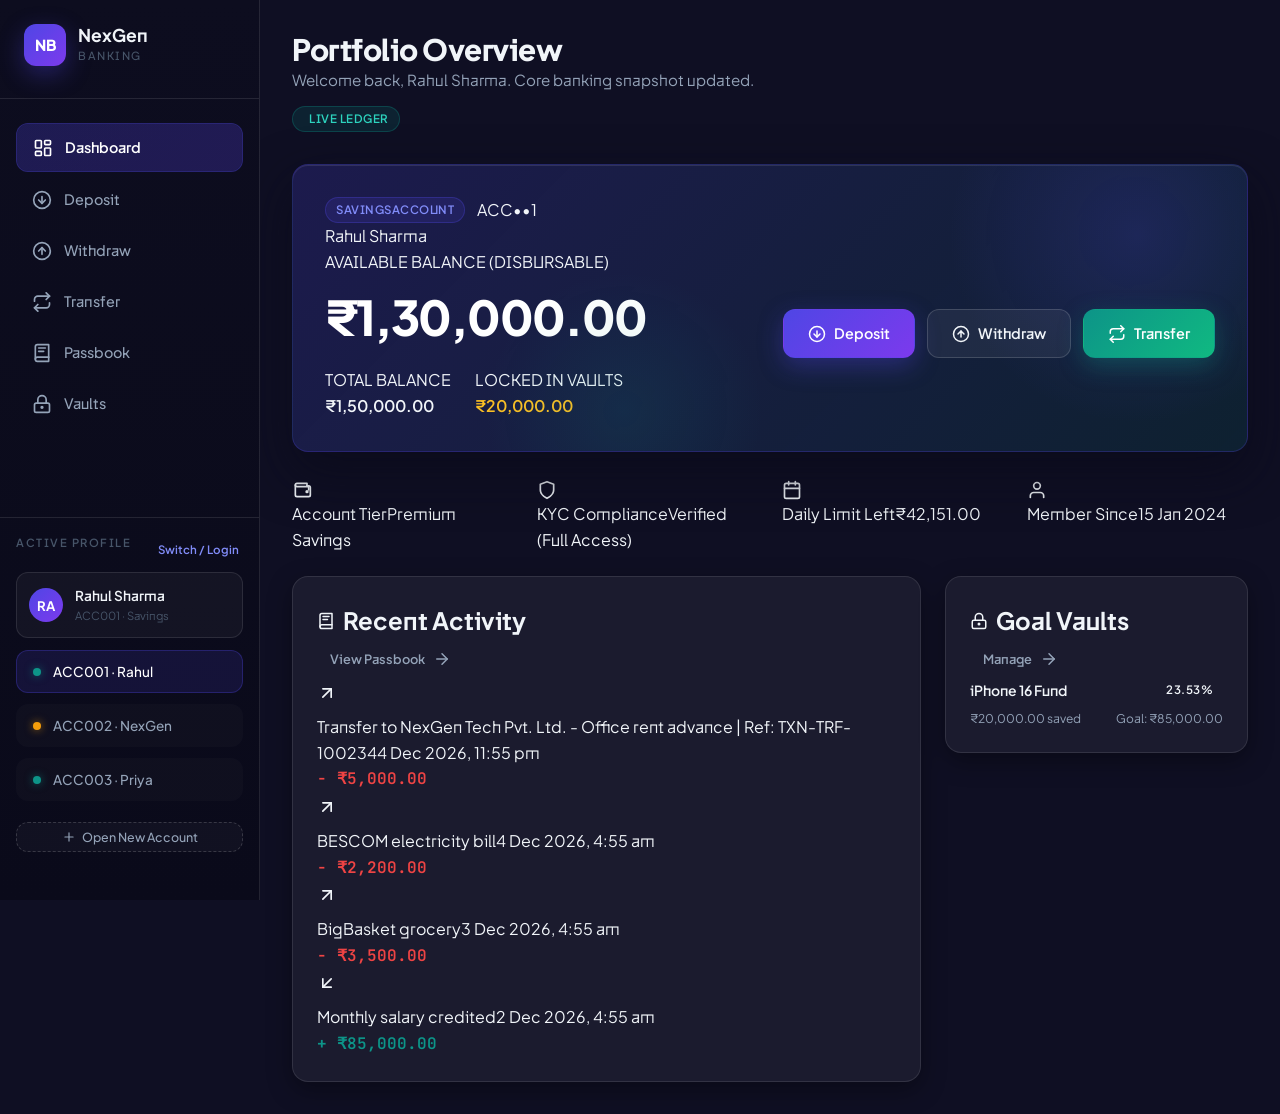
<file: index.html>
<!DOCTYPE html>
<html lang="en">
<head>
  <meta charset="UTF-8">
  <meta http-equiv="refresh" content="0; url=frontend/">
  <meta name="viewport" content="width=device-width, initial-scale=1.0">
  <title>NexGen Banking — Next-Gen Digital Banking</title>
  <style>
    * { box-sizing: border-box; margin: 0; padding: 0; }
    body {
      background: radial-gradient(circle at 50% 30%, #1e1b4b 0%, #0a0a1a 80%);
      color: #f1f5f9;
      font-family: -apple-system, BlinkMacSystemFont, 'Segoe UI', Roboto, sans-serif;
      display: flex;
      flex-direction: column;
      align-items: center;
      justify-content: center;
      min-height: 100vh;
      text-align: center;
      padding: 20px;
    }
    .spinner {
      width: 48px;
      height: 48px;
      border: 3px solid rgba(99, 102, 241, 0.2);
      border-top-color: #6366f1;
      border-radius: 50%;
      animation: spin 0.8s linear infinite;
      margin-bottom: 24px;
    }
    @keyframes spin { to { transform: rotate(360deg); } }
    h1 { font-size: 1.5rem; font-weight: 700; margin-bottom: 8px; letter-spacing: -0.5px; }
    p { color: #94a3b8; font-size: 0.95rem; margin-bottom: 16px; }
    a {
      display: inline-block;
      padding: 10px 20px;
      background: linear-gradient(135deg, #6366f1 0%, #4f46e5 100%);
      color: white;
      text-decoration: none;
      font-weight: 600;
      font-size: 0.9rem;
      border-radius: 8px;
      transition: opacity 0.2s;
    }
    a:hover { opacity: 0.9; }
  </style>
  <script>
    // Seamless immediate client-side redirection preserving repo root and hash routes (#/dashboard, #/passbook)
    (function() {
      var pathname = window.location.pathname;
      pathname = pathname.replace(/\/index\.html$/i, '');
      if (!pathname.endsWith('/')) {
        pathname += '/';
      }
      var target = pathname + 'frontend/' + (window.location.hash || '');
      window.location.replace(target);
    })();
  </script>
</head>
<body>
  <div class="spinner"></div>
  <h1>Launching NexGen Banking Platform...</h1>
  <p>Connecting to secure digital banking ledger</p>
  <p>If you are not automatically redirected, <a href="frontend/">Click here to enter</a>.</p>
</body>
</html>
</file>
